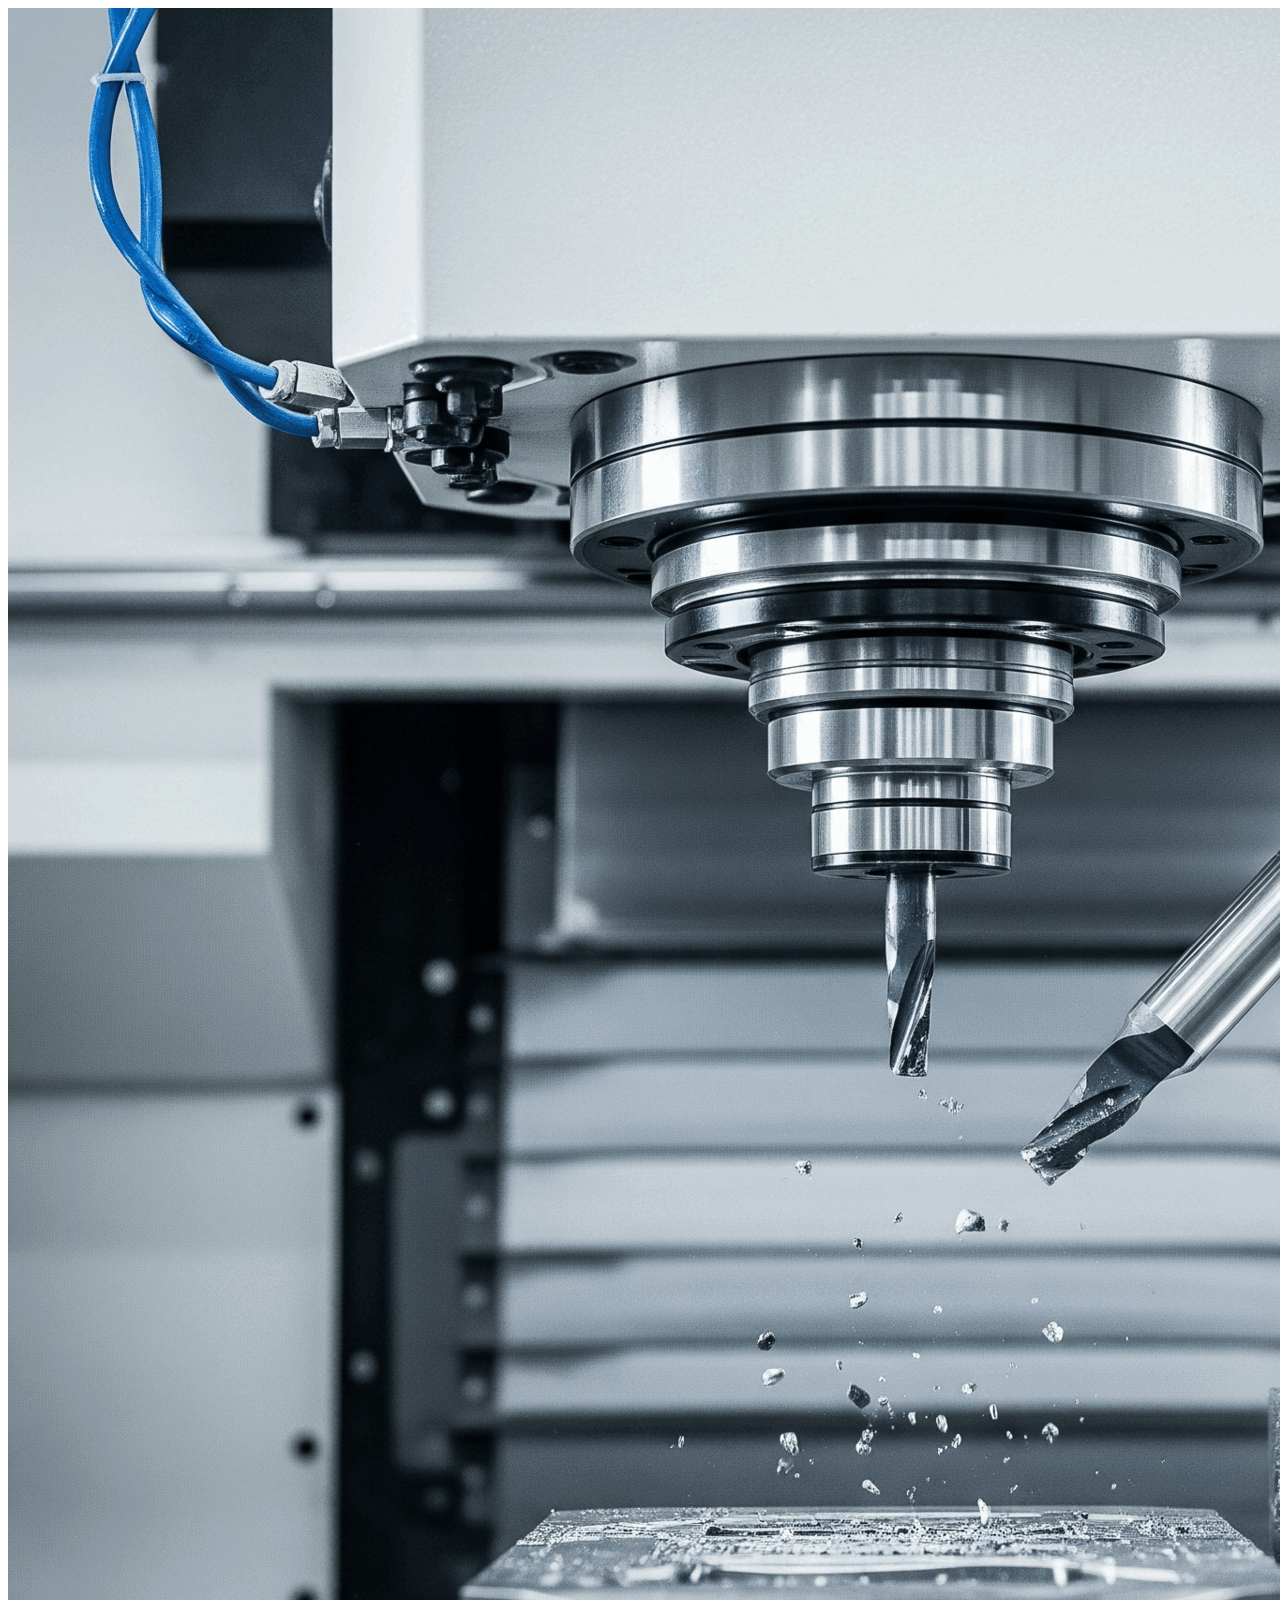
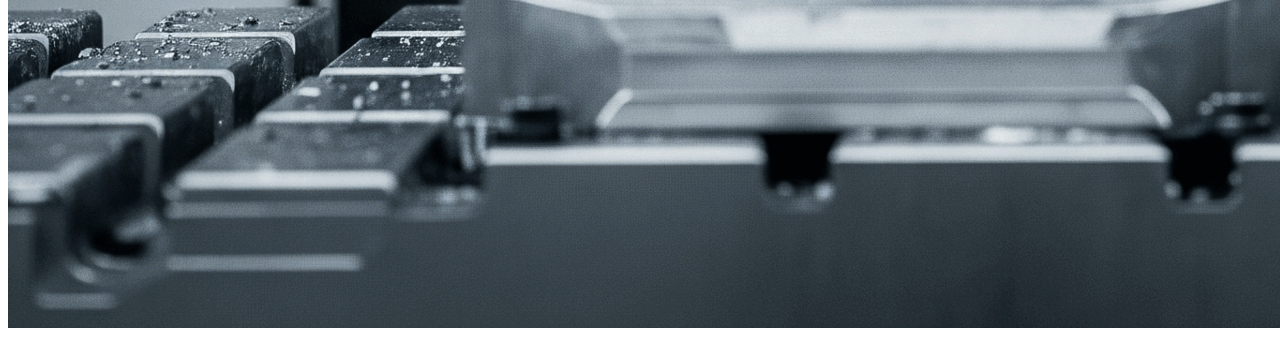
<file: Projects/industry4-iot-dashboard/templates/debug.html>
<!DOCTYPE html>
<html lang="en">
<head>
    <meta charset="UTF-8">
    <title>Title</title>
</head>
<body>
<div class="mt-4">
        <img id="toolDropGif" src="../static/pics/tool-drop.gif" alt="Tool Drop Animation">
    </div>
</body>
</html>
</file>
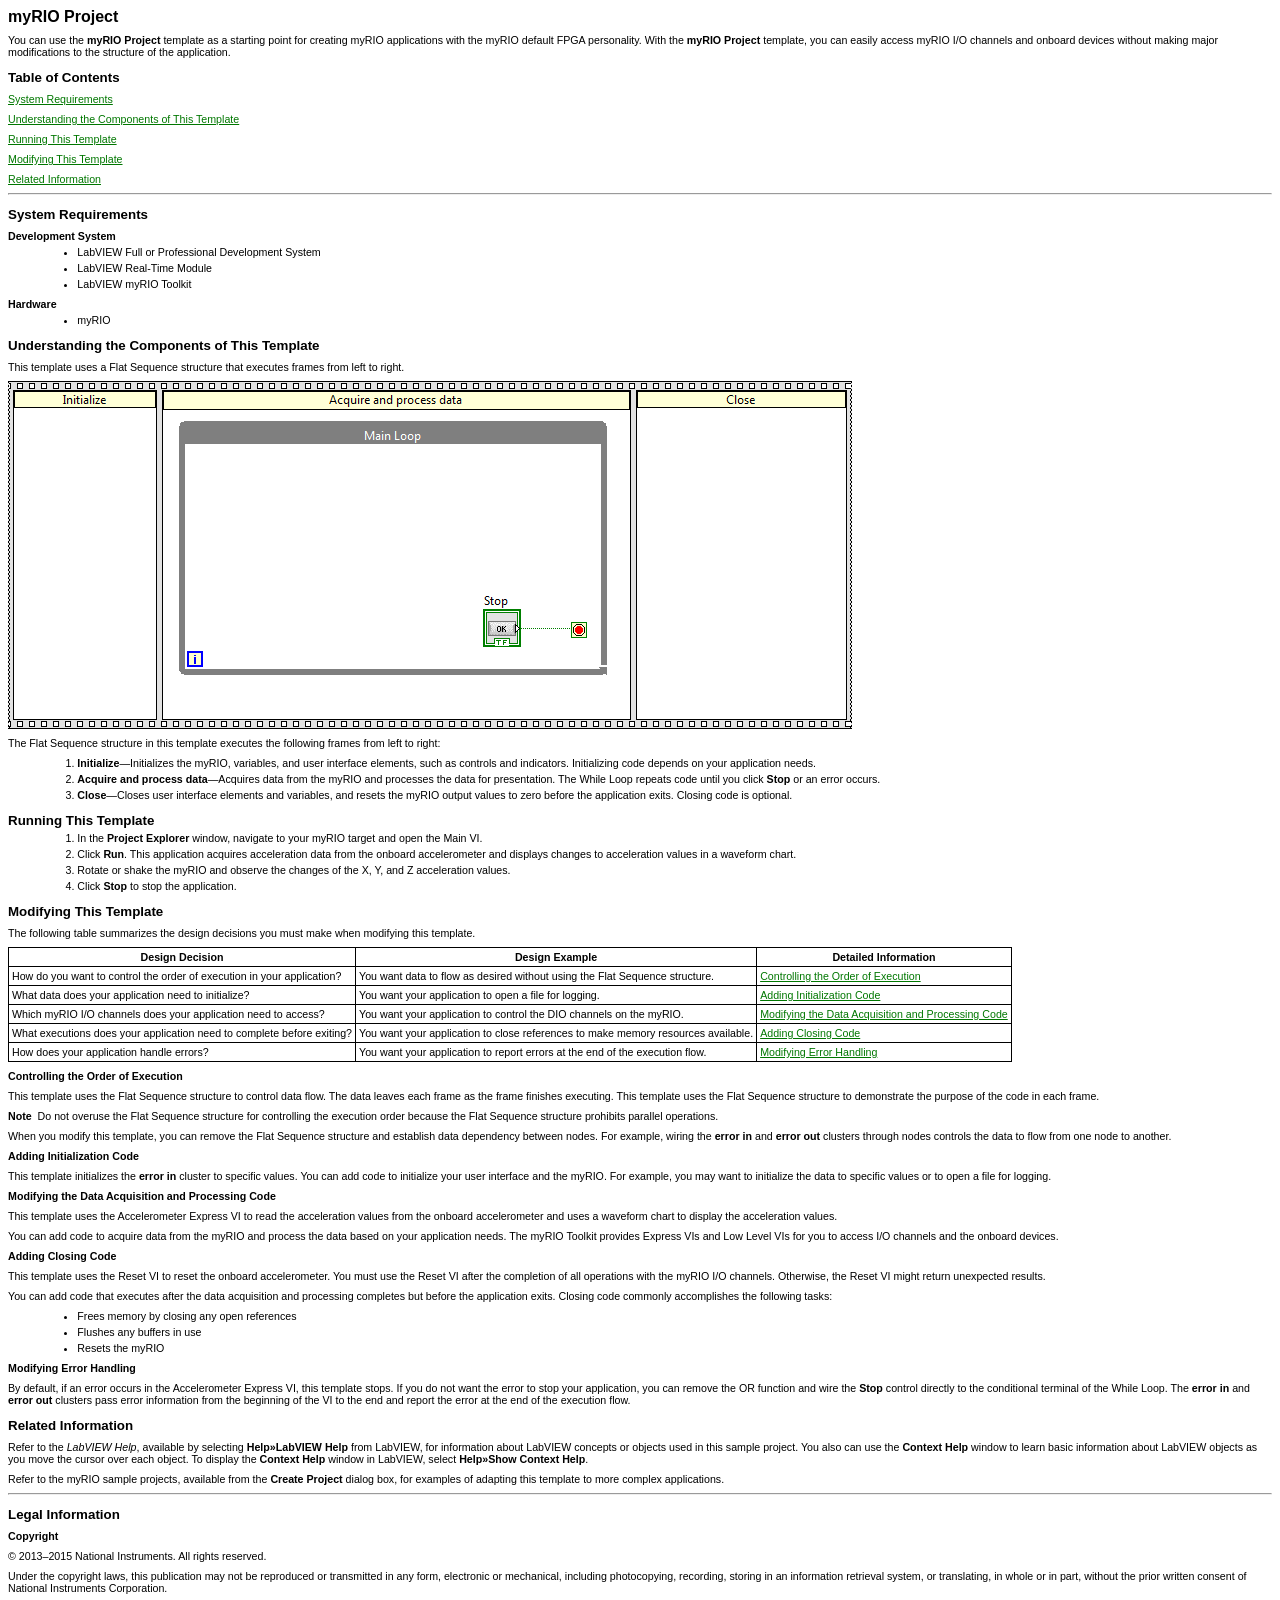
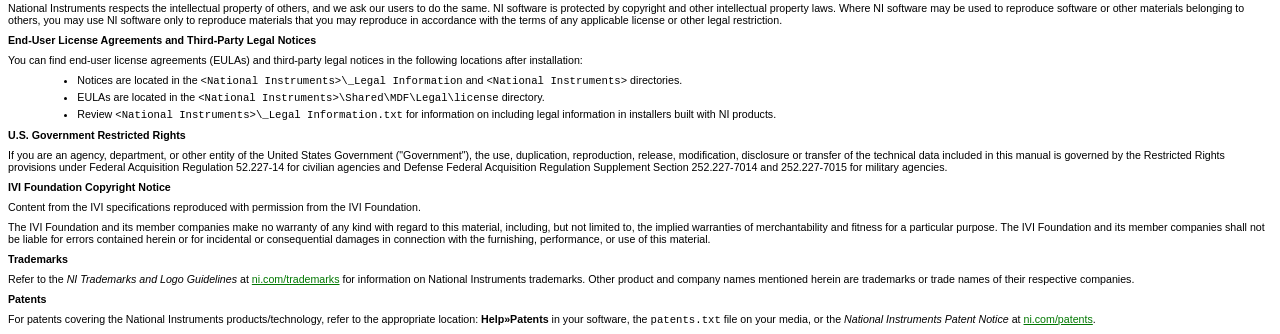
<file: Projects/industry4-iot-dashboard/labview-myrio/Untitled Project 1/documentation/myRIO Project Documentation.html>
<!DOCTYPE HTML PUBLIC "-//W3C//DTD HTML 4.01 Transitional//EN">
<html>
<head>
<META HTTP-EQUIV="Content-Type" CONTENT="text/html; charset=Windows-1252">
<title>myRIO Project</title>
<style>

<!--

/***************************************************/

/* MINIMAL STYLES */

/* The following section defines styles that every HTML Help project should need. */



/* Specifies White Background color */

body {
	background-color: #FFFFFF;
	font-family: Verdana, sans-serif;
	font-size: 8pt;
	color: #000000;
}



/* The default style of P is red to alert you that you need to apply a style class, such as Body. */

P { margin-top:6.00pt; margin-bottom:6.00pt;}



BR { font-size:4.00pt; }



/* Use H1 for all topic headings. */

H1 { margin-top:3.00pt; margin-bottom:3.00pt; font-size:150%; font-weight:bold;  }



/* Use H2 for second-level headings. */

H2 { margin-top:9.00pt; margin-bottom:3.00pt; font-size:125%; font-weight:bold;  }



/* Use H3 for third-level headings. */

H3 { margin-top:6.00pt; margin-bottom:3.00pt; font-size:100%; font-weight:bold;  }



/* Use H4 for fourth-level headings. */

H4 { margin-top:6.00pt; margin-bottom:3.00pt; font-size:100%; font-weight:bold;  }



/* H5 and H6 have the same definition as H4 because you should not need this level of heading in one topic. If you need to use H5 or H6, consider breaking up your topic into more than one topic. */

H5 { margin-top:6.00pt; margin-bottom:3.00pt; font-size:100%; font-weight:bold;  }

H6 { margin-top:6.00pt; margin-bottom:3.00pt; font-size:100%; font-weight:bold;  }



/* Use the Body style class for normal paragraphs. */

P.Body {  }



/* Use the Anchor style class for graphic references on a line by themselves. */

P.Anchor { font-size:125%;  }



/* Use the Indent style classes to indent a paragraph. If you need to indent text below a list item, use <br><br> to start the new paragraph within the same set of <li></li> tags. If you need to indent a list within another list, nest the indented list within the first list's set of <ol></ol> or <ul></ul> tags. */

P.Indent1 { margin-left:12.00pt; margin-bottom:3.00pt;  }

P.Indent2 { margin-left:24.00pt; margin-bottom:3.00pt;  }

P.Indent3 { margin-left:36.00pt; margin-bottom:3.00pt;  }

P.Indent4 { margin-left:48.00pt; margin-bottom:3.00pt;  }

P.Indent5 { margin-left:60.00pt; margin-bottom:3.00pt;  }



/* Use the LI style for all list items. */

LI { margin-top:3.00pt; margin-bottom:3.00pt; }



/* Use the OL style for numbered lists. You do not have to type the number for each list item in a numbered list. */

OL { margin-left:22.00pt; margin-top:3.00pt; margin-bottom:3.00pt; text-indent:0pt; list-style-type: decimal; }



/* Use the OL style for numbered lists. Nested lists will use the bullet types according to the nesting scheme below */

ol ol {list-style-type:lower-alpha}

ol ol ol {list-style-type:decimal}

ol ol ol ol {list-style-type:lower-alpha}

ol ol ol ol ol {list-style-type:decimal}

ol ol ol ol ol ol {list-style-type:lower-alpha}

ol ol ol ol ol ol ol {list-style-type:decimal}

ol ol ol ol ol ol ol ol {list-style-type:lower-alpha}





/* Use the EquationNum style class for numbered lists of equations. You do not have to type the number for each list item in a numbered list. */

OL.EquationNum { margin-left:36.00pt; text-indent:0pt; list-style-type: decimal; }



/* Use the List-abc style class for lettered lists. You do not have to type the letter for each list item in a lettered list. */

OL.List-abc { margin-left:22.00pt; text-indent:0pt; list-style-type:lower-alpha; }



/* Use the UL style for bulleted lists. You do not have to type the bullet for each list item in a bulleted list. */

UL { margin-left:22.00pt; text-indent:0pt; margin-top:3.00pt; margin-bottom:3.00pt; list-style-type: disc; }



/* Use the UL style for bulleted lists. Nested lists will use the bullet types according to the nesting scheme below. */

ul ul {list-style-image: none;list-style-type: circle}

ul ul ul {list-style-image:none;list-style-type:disc}

ul ul ul ul {list-style-image: none;list-style-type: circle}

ul ul ul ul ul {list-style-image:none;list-style-type:disc}

ul ul ul ul ul ul {list-style-image: none;list-style-type: circle}

ul ul ul ul ul ul ul {list-style-image:none;list-style-type:disc}

ul ul ul ul ul ul ul ul ul{list-style-image: none;list-style-type: circle}



/* Use the List-Box style class for bulleted lists with boxes instead of bullets. You do not have to type the box for each list item in a box list. */

UL.List-Box { list-style-image: none;list-style-type: square}



Table { font-size:100%; }



/* Use the Borderless style class for tables that do not need borders, such as for 2-column or 3-column lists with no headings. */

Table.Borderless { border:none; }



/* Use the Bordered style class for tables that need borders. */

Table.Bordered { border-width: 1pt; border-style: solid; border-color: #000000; border-collapse: collapse; }



/* Use the TD style for table cells in Borderless or Borderless-Wide tables. */

TD { vertical-align:top; padding:3px; }



/* Use the Bordered style class for table headings and cells in Bordered or Bordered-Wide tables. */

.Bordered { border-width: 1pt; border-style: solid; border-color: #000000; }



/* Use the Icon style class for table cells that contain note, caution, warning, or tip icons, or LabVIEW datatype terminals. */

TD.Icon { width:40px; }



/* Use the TH style for table heading cells in Borderless or Borderless-Wide tables. */

TH { font-weight:bold; padding:3px; }



/* Use the Left-Align style class for table headings and cells that you want to left align instead of center align. */

.Left-Align { text-align:left; }



/***************************************************/

/* CHARACTER FORMATS */

/* The following section defines character formats that every HTML Help project should need. */



/* CHARACTER FORMATS Updated to conform with the CSE HTML Validator Pro */

/* The following section defines character formats that every HTML Help project should need. */



/* Use the Dark-Red format for warnings or cautions. */

.Dark-Red { color: #800000 }



/* Use the Monospace format for code or syntax examples. */

.Monospace { font-family: Courier New; font-size: 100%; }



/* Use the Monospace-Bold format for messages and responses that the computer automatically prints to the screen. */

.Monospace-Bold { font-family: Courier New; font-weight: bold; font-size: 100%; }



/* Use the Monospace-Italic format to denote text that is a placeholder for a word or value that the user must supply. */

.Monospace-Italic { font-family: Courier New; font-style: italic; font-size: 100%; }



/* small class */

.smallFont { font-size:87.5%; }



/* Bold class */

.Bold { font-weight: bold; }



/* Italic class */

.Italic { font-style: italic; }



/* Use the Platform format to denote a specific platform. */

.Platform { color: #0000FF; font-weight: bold; }



/* Use the Symbol format for characters not in the Verdana character set. Use this format sparingly. When possible, you should use the correct ASCII code for the symbol or use a graphic to recreate the symbol. */

.Symbol { font-family: Symbol; }



/* Use the Red-text format to call attention to text that needs  information added or edited by techcomm */

.Red-text {color: #FF0000;}



/* Use the Green-Underline format for the green defintion in the conventions topic */

.Green-Underline {color: #007700; text-decoration : underline;}



/* Use the glossButton format for the glossary buttons used in the glossary topic */

.glossButton { font-size:12px; color:black; }



/* Use for text sections and hyphenated words that should not break at line wraps */

.nobreak{white-space:nowrap}



/* Use for template instructions. */

.instructions{color:red; font-style:italic}



/*Use for words and text sections that do not need to be localized */

.DNL { }



/* The following styles define the color of links. */

a:link { color: #007700 }

a:visited { color: #7F007F }

a:link:hover { color: #FF0000 }

a:link:active { color: #FF0000 }



/***************************************************

** Forms */



form { margin-top:0pt; margin-bottom:3pt; color:black; }

select { font-size:100%; color:black; }



/*******************************************************

** Margins **

** Use these styles for block-level elements inside tables cells or list items where you do not want extra padding at the top or bottom of a cell. */

.noTopMargin { margin-top:0pt;}

.noBottomMargin { margin-bottom:0pt;}



/***************************************************

** CODE STYLES **

** The following section defines styles that you need to format entire sections of code or syntax examples. If you have just a few words you need to format as a code or syntax example, use the Monospace character format. */



P.Code { margin-top:3.00pt; margin-bottom:0.00pt; font-family:Courier New;  }

P.Code1 { margin-left:12.00pt; margin-top:3.00pt; margin-bottom:0.00pt; font-family:Courier New;  }

P.Code2 { margin-left:24.00pt; margin-top:3.00pt; margin-bottom:0.00pt; font-family:Courier New;  }

P.Code3 { margin-left:36.00pt; margin-top:3.00pt; margin-bottom:0.00pt; font-family:Courier New;  }

-->
</style>
<script type="text/javascript"> // define hyperlinks and function for launching a URL in a browser


function WWW(url) 
	{
	var urlWindow;
	urlWindow = window.open(url, "New", "directories=yes,location=yes,menubar=yes,resizable=yes,scrollbars=yes,status=yes,toolbar=yes");
	}
</script>

</HEAD>

<body>

<h1>myRIO Project</h1>

<p class="Body">You can use the <strong>myRIO Project</strong> template as a starting point for creating myRIO applications with the myRIO default FPGA personality. With the <strong>myRIO Project</strong> template, you can easily access myRIO I/O channels and onboard devices without making major modifications to the structure of the application.</p>

<h2>Table of Contents</h2>
<p class="Body"><a href="#system_req">System Requirements</a></p>
<p class="Body"><a href="#understand_comp">Understanding the Components of This Template</a></p>
<p class="Body"><a href="#run_tsp">Running This Template</a></p>
<p class="Body"><a href="#mod_tsp">Modifying This Template</a></p>
<p class="Body"><a href="#add_resources">Related Information</a></p>

<hr>

<a name="system_req">
<h2>System Requirements</h2></a>
<h3>Development System</h3>

<ul>
<li>LabVIEW Full or Professional Development System</li>
<li>LabVIEW Real-Time Module</li>
<li>LabVIEW myRIO Toolkit</li>
</ul>

<h3>Hardware</h3>
<ul>
<li>myRIO</li>
</ul>


<a name="understand_comp">
<h2>Understanding the Components of This Template</h2></a>
<p class="Body">This template uses a Flat Sequence structure that executes frames from left to right.</p>
<img src="myRIO_Project_Diagram.gif" alt="">
<p class="Body">The Flat Sequence structure in this template executes the following frames from left to right:</p>
<ol>
<li><strong>Initialize</strong>&#8212;Initializes the myRIO, variables, and user interface elements, such as controls and indicators. Initializing code depends on your application needs.</li>
<li><strong>Acquire and process data</strong>&#8212;Acquires data from the myRIO and processes the data for presentation. The While Loop repeats code until you click <strong>Stop</strong> or an error occurs.</li>
<li><strong>Close</strong>&#8212;Closes user interface elements and variables, and resets the myRIO output values to zero before the application exits. Closing code is optional.</li>
</ol>

<a name="run_tsp">
<h2>Running This Template</h2></a>
<ol>
	<li>In the <strong>Project Explorer</strong> window, navigate to your myRIO target and open the Main VI.</li>
	<li>Click <strong>Run</strong>. This application acquires acceleration data from the onboard accelerometer and displays changes to acceleration values in a waveform chart.</li>
	<li>Rotate or shake the myRIO and observe the changes of the X, Y, and Z acceleration values.</li>
	<li>Click <strong>Stop</strong> to stop the application.</li>
</ol>

<a name="mod_tsp">
<h2>Modifying This Template</h2></a>

<p class="Body">The following table summarizes the design decisions you must make when modifying this template.</p>

<table class="Bordered">
	<tr class="Bordered">
		<th class="Bordered">Design Decision</th>
		<th class="Bordered">Design Example</th>
		<th class="Bordered">Detailed Information</th></tr>
	<tr class="Bordered">
		<td class="Bordered">How do you want to control the order of execution in your application?</td>
		<td class="Bordered">You want data to flow as desired without using the Flat Sequence structure.</td>
		<td class="Bordered"><a href="#control_execution_order">Controlling the Order of Execution</a></td></tr>
	<tr class="Bordered">
		<td class="Bordered">What data does your application need to initialize?</td>
		<td class="Bordered">You want your application to open a file for logging.</td>
		<td class="Bordered"><a href="#initialize">Adding Initialization Code</a></td></tr>
	<tr class="Bordered">
		<td class="Bordered">Which myRIO I/O channels does your application need to access?</td>
		<td class="Bordered">You want your application to control the DIO channels on the myRIO.</td>
		<td class="Bordered"><a href="#data_acquisition">Modifying the Data Acquisition and Processing Code</a></td></tr>
        <tr class="Bordered">
		<td class="Bordered">What executions does your application need to complete before exiting?</td>
		<td class="Bordered">You want your application to close references to make memory resources available.</td>
		<td class="Bordered"><a href="#close">Adding Closing Code</a></td></tr>
        <tr class="Bordered">
		<td class="Bordered">How does your application handle errors?</td>
		<td class="Bordered">You want your application to report errors at the end of the execution flow.</td>
		<td class="Bordered"><a href="#error_handling">Modifying Error Handling</a></td></tr>
</table>

<a name="control_execution_order"></a><h3>Controlling the Order of Execution</h3>
<p class="Body">This template uses the Flat Sequence structure to control data flow. The data leaves each frame as the frame finishes executing. This template uses the Flat Sequence structure to demonstrate the purpose of the code in each frame.</p>
<p class="Body"><strong>Note</strong>&nbsp;&nbsp;Do not overuse the Flat Sequence structure for controlling the execution order because the Flat Sequence structure prohibits parallel operations.</p>
<p class="Body">When you modify this template, you can remove the Flat Sequence structure and establish data dependency between nodes. For example, wiring the <strong>error in</strong> and <strong>error out</strong> clusters through nodes controls the data to flow from one node to another.</p>


<a name="initialize"></a><h3>Adding Initialization Code</h3>
<p class="Body">This template initializes the <strong>error in</strong> cluster to specific values. You can add code to initialize your user interface and the myRIO. For example, you may want to initialize the data to specific values or to open a file for logging.</p>

<a name="data_acquisition"></a><h3>Modifying the Data Acquisition and Processing Code</h3>
<p class="Body">This template uses the Accelerometer Express VI to read the acceleration values from the onboard accelerometer and uses a waveform chart to display the acceleration values.</p>
<p class="Body">You can add code to acquire data from the myRIO and process the data based on your application needs. The myRIO Toolkit provides Express VIs and Low Level VIs for you to access I/O channels and the onboard devices.</p>

<a name="close"></a><h3>Adding Closing Code</h3>
<p class="Body">This template uses the Reset VI to reset the onboard accelerometer. You must use the Reset VI after the completion of all operations with the myRIO I/O channels. Otherwise, the Reset VI might return unexpected results.</p>
<p class="Body">You can add code that executes after the data acquisition and processing completes but before the application exits. Closing code commonly accomplishes the following tasks:</p>
<ul>
<li>Frees memory by closing any open references</li>
<li>Flushes any buffers in use</li>
<li>Resets the myRIO</li>
</ul>

<a name="error_handling"></a><h3>Modifying Error Handling</h3>
<p class="Body">By default, if an error occurs in the Accelerometer Express VI, this template stops. If you do not want the error to stop your application, you can remove the OR function and wire the <strong>Stop</strong> control directly to the conditional terminal of the While Loop. The <strong>error in</strong> and <strong>error out</strong> clusters pass error information from the beginning of the VI to the end and report the error at the end of the execution flow.</p>


<a name="add_resources">
<h2>Related Information</h2></a>
<p class="Body">Refer to the <em>LabVIEW Help</em>, available by selecting <strong>Help&#0187;LabVIEW Help</strong> from LabVIEW, for information about LabVIEW concepts or objects used in this sample project. You also can use the <strong>Context Help</strong> window to learn basic information about LabVIEW objects as you move the cursor over each object. To display the <strong>Context Help</strong> window in LabVIEW, select <strong>Help&#0187;Show Context Help</strong>.</p>
<p class="Body">Refer to the myRIO sample projects, available from the <strong>Create Project</strong> dialog box, for examples of adapting this template to more complex applications.</p>

<hr>
<h2>Legal Information</h2>
<!--Copyright-->
<p><strong>Copyright</strong></p>
<p>&#0169; 2013&ndash;2015 National Instruments. All rights reserved.</p>

<p>Under the copyright laws, this publication may not be reproduced or transmitted in any form, electronic or mechanical, including photocopying, recording, storing in an information retrieval system, or translating, in whole or in part, without the prior written consent of National Instruments Corporation.</p>

<p>National Instruments respects the intellectual property of others, and we ask our users to do the same.  NI software is protected by copyright and other intellectual property laws.  Where NI software may be used to reproduce software or other materials belonging to others, you may use NI software only to reproduce materials that you may reproduce in accordance with the terms of any applicable license or other legal restriction.</p>

<p><strong>End-User License Agreements and Third-Party Legal Notices</strong></p>
<p>You can find end-user license agreements (EULAs) and third-party legal notices in the following locations after installation:</p>
<ul>
<li>Notices are located in the <span class="Monospace">&lt;National Instruments&gt;\_Legal Information</span> and <span class="Monospace">&lt;National Instruments&gt;</span> directories.</li> 
<li>EULAs are located in the <span class="Monospace">&lt;National Instruments&gt;\Shared\MDF\Legal\license</span> directory.</li>
<li>Review <span class="Monospace">&lt;National Instruments&gt;\_Legal Information.txt</span> for information on including legal information in installers built with NI products.</li>
</ul>
<p><strong>U.S. Government Restricted Rights</strong></p>
<p>If you are an agency, department, or other entity of the United States Government (&quot;Government&quot;), the use, duplication, reproduction, release, modification, disclosure or transfer of the technical data included in this manual is governed by the Restricted Rights provisions under Federal Acquisition Regulation 52.227-14 for civilian agencies and Defense Federal Acquisition Regulation Supplement Section 252.227-7014 and 252.227-7015 for military agencies.</p>

<p><strong>IVI Foundation Copyright Notice</strong></p>

<p><span class="DNL">Content from the IVI specifications reproduced with permission from the IVI Foundation.</span></p>

<p><span class="DNL">The IVI Foundation and its member companies make no warranty of any kind with regard to this material, including, but not limited to, the implied warranties of merchantability and fitness for a particular purpose. The IVI Foundation and its member companies shall not be liable for errors contained herein or for incidental or consequential damages in connection with the furnishing, performance, or use of this material.</span></p>


<!--Trademarks-->
<p><strong>Trademarks</strong></p>


<p>Refer to the <em><span class="DNL">NI Trademarks and Logo Guidelines</span></em> at <a href="http://digital.ni.com/express.nsf/bycode/rdtrad" target="_blank"><span class="DNL">ni.com/trademarks</span></a> for information on <span class="DNL">National Instruments</span> trademarks. Other product and company names mentioned herein are trademarks or trade names of their respective companies.</p>


<!--Patents-->
<p><strong>Patents</strong></p>
<p>For patents covering the National Instruments products/technology, refer to the appropriate location: <strong>Help&#0187;Patents</strong> in your software, the <span class="Monospace">patents.txt</span> file on your media, or the <em>National Instruments Patent Notice</em> at <a href="http://digital.ni.com/express.nsf/bycode/rdlv17" target="_blank">ni.com/patents</a>.</p>


</body>
</html>
</file>
